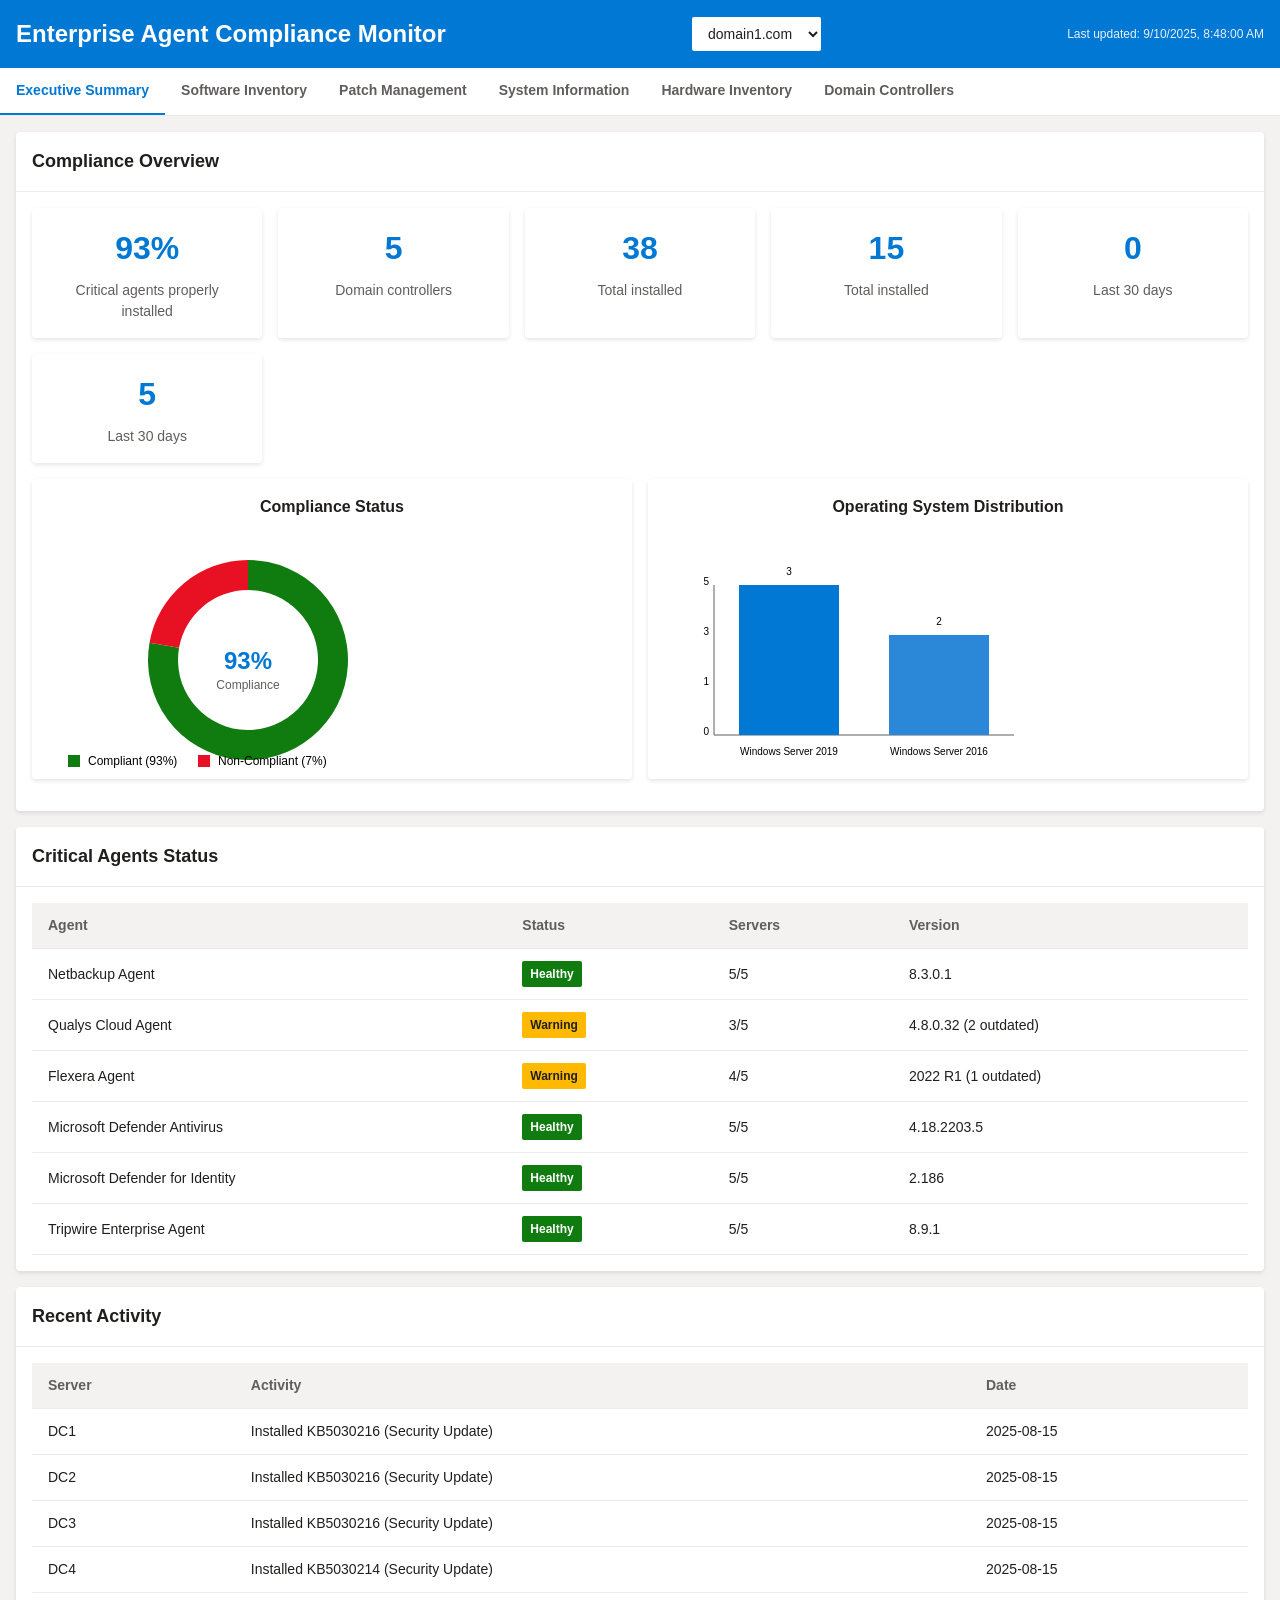
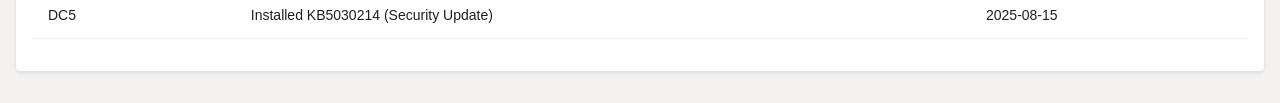
<file: Enterprise-Agent-Compliance-Dashboard-Demo-Final.html>
<!DOCTYPE html>
<html lang="en">
<head>
    <meta charset="UTF-8">
    <meta name="viewport" content="width=device-width, initial-scale=1.0">
    <title>Enterprise Agent Compliance Monitor</title>
    <style>
        /* Base styles */
        :root {
            --primary-color: #0078D4;
            --primary-dark: #106EBE;
            --primary-light: #DEECF9;
            --success-color: #107C10;
            --warning-color: #FFB900;
            --error-color: #E81123;
            --neutral-dark: #201F1E;
            --neutral: #605E5C;
            --neutral-light: #EDEBE9;
            --neutral-lighter: #F3F2F1;
            --white: #FFFFFF;
            --font-family: 'Segoe UI', -apple-system, BlinkMacSystemFont, 'Roboto', 'Helvetica Neue', sans-serif;
        }

        * {
            box-sizing: border-box;
            margin: 0;
            padding: 0;
        }

        body {
            font-family: var(--font-family);
            font-size: 14px;
            line-height: 1.5;
            color: var(--neutral-dark);
            background-color: var(--neutral-lighter);
            -webkit-font-smoothing: antialiased;
            -moz-osx-font-smoothing: grayscale;
        }

        /* Header */
        .header {
            background-color: var(--primary-color);
            color: var(--white);
            padding: 16px;
            display: flex;
            justify-content: space-between;
            align-items: center;
            box-shadow: 0 2px 4px rgba(0, 0, 0, 0.1);
        }

        .header h1 {
            font-size: 24px;
            font-weight: 600;
            margin: 0;
        }

        .domain-selector {
            display: flex;
            align-items: center;
        }

        .domain-selector select {
            padding: 8px 12px;
            border: none;
            border-radius: 2px;
            background-color: var(--white);
            color: var(--neutral-dark);
            font-family: var(--font-family);
            font-size: 14px;
            cursor: pointer;
            outline: none;
        }

        .last-updated {
            color: var(--white);
            font-size: 12px;
            opacity: 0.9;
        }

        /* Navigation */
        .nav {
            background-color: var(--white);
            border-bottom: 1px solid var(--neutral-light);
            display: flex;
            overflow-x: auto;
            white-space: nowrap;
        }

        .nav-tab {
            padding: 12px 16px;
            color: var(--neutral);
            font-weight: 600;
            cursor: pointer;
            border-bottom: 2px solid transparent;
            transition: all 0.2s ease;
        }

        .nav-tab:hover {
            color: var(--primary-color);
            background-color: var(--primary-light);
        }

        .nav-tab.active {
            color: var(--primary-color);
            border-bottom-color: var(--primary-color);
        }

        /* Content */
        .content {
            padding: 16px;
            max-width: 1600px;
            margin: 0 auto;
        }

        .content-section {
            display: none;
        }

        .content-section.active {
            display: block;
        }

        /* Cards */
        .card {
            background-color: var(--white);
            border-radius: 4px;
            box-shadow: 0 2px 4px rgba(0, 0, 0, 0.1);
            margin-bottom: 16px;
            overflow: hidden;
        }

        .card-header {
            padding: 16px;
            border-bottom: 1px solid var(--neutral-light);
            display: flex;
            justify-content: space-between;
            align-items: center;
        }

        .card-header h2 {
            font-size: 18px;
            font-weight: 600;
            margin: 0;
        }

        .card-body {
            padding: 16px;
        }

        .card-footer {
            padding: 12px 16px;
            border-top: 1px solid var(--neutral-light);
            background-color: var(--neutral-lighter);
            font-size: 12px;
            color: var(--neutral);
        }

        /* Metrics */
        .metrics {
            display: grid;
            grid-template-columns: repeat(auto-fit, minmax(200px, 1fr));
            gap: 16px;
            margin-bottom: 16px;
        }

        .metric {
            background-color: var(--white);
            border-radius: 4px;
            box-shadow: 0 2px 4px rgba(0, 0, 0, 0.1);
            padding: 16px;
            text-align: center;
        }

        .metric-value {
            font-size: 32px;
            font-weight: 700;
            color: var(--primary-color);
            margin-bottom: 8px;
        }

        .metric-label {
            font-size: 14px;
            color: var(--neutral);
        }

        /* Charts */
        .charts {
            display: grid;
            grid-template-columns: repeat(auto-fit, minmax(400px, 1fr));
            gap: 16px;
            margin-bottom: 16px;
        }

        .chart-container {
            background-color: var(--white);
            border-radius: 4px;
            box-shadow: 0 2px 4px rgba(0, 0, 0, 0.1);
            padding: 16px;
            height: 300px;
            position: relative;
        }

        .chart-title {
            font-size: 16px;
            font-weight: 600;
            margin-bottom: 16px;
            text-align: center;
        }

        /* Tables */
        .table-container {
            overflow-x: auto;
            margin-bottom: 16px;
        }

        .table-header {
            display: flex;
            justify-content: space-between;
            align-items: center;
            margin-bottom: 16px;
        }

        .table-title {
            font-size: 16px;
            font-weight: 600;
        }

        .table-actions {
            display: flex;
            gap: 8px;
        }

        .table-filter {
            display: flex;
            gap: 8px;
            flex-wrap: wrap;
        }

        .table-filter select,
        .table-filter input {
            padding: 8px 12px;
            border: 1px solid var(--neutral-light);
            border-radius: 2px;
            background-color: var(--white);
            color: var(--neutral-dark);
            font-family: var(--font-family);
            font-size: 14px;
            outline: none;
        }

        .table-filter input {
            min-width: 200px;
        }

        table {
            width: 100%;
            border-collapse: collapse;
        }

        th, td {
            padding: 12px 16px;
            text-align: left;
            border-bottom: 1px solid var(--neutral-light);
        }

        th {
            background-color: var(--neutral-lighter);
            font-weight: 600;
            color: var(--neutral);
            white-space: nowrap;
        }

        tr:hover {
            background-color: var(--primary-light);
        }

        /* Status indicators */
        .status {
            display: inline-block;
            padding: 4px 8px;
            border-radius: 2px;
            font-size: 12px;
            font-weight: 600;
        }

        .status-success {
            background-color: var(--success-color);
            color: var(--white);
        }

        .status-warning {
            background-color: var(--warning-color);
            color: var(--neutral-dark);
        }

        .status-error {
            background-color: var(--error-color);
            color: var(--white);
        }

        /* Loading */
        .loading {
            position: absolute;
            top: 0;
            left: 0;
            right: 0;
            bottom: 0;
            background-color: rgba(255, 255, 255, 0.8);
            display: flex;
            justify-content: center;
            align-items: center;
            z-index: 100;
        }

        .spinner {
            width: 40px;
            height: 40px;
            border: 4px solid var(--neutral-light);
            border-top: 4px solid var(--primary-color);
            border-radius: 50%;
            animation: spin 1s linear infinite;
        }

        @keyframes spin {
            0% { transform: rotate(0deg); }
            100% { transform: rotate(360deg); }
        }

        /* Responsive */
        @media (max-width: 768px) {
            .metrics {
                grid-template-columns: repeat(auto-fit, minmax(150px, 1fr));
            }
            
            .charts {
                grid-template-columns: 1fr;
            }
            
            .metric-value {
                font-size: 24px;
            }
            
            .metric-label {
                font-size: 12px;
            }
            
            .header {
                flex-direction: column;
                align-items: flex-start;
            }
            
            .domain-selector {
                margin-top: 12px;
            }
            
            .last-updated {
                margin-top: 8px;
            }
            
            .nav-tab {
                padding: 8px 12px;
                font-size: 12px;
            }
            
            .table-filter {
                flex-direction: column;
            }
        }

        /* Chart tooltip */
        .chart-tooltip {
            position: absolute;
            background-color: rgba(0, 0, 0, 0.8);
            color: var(--white);
            padding: 8px;
            border-radius: 4px;
            font-size: 12px;
            pointer-events: none;
            z-index: 1000;
        }

        /* Print styles */
        @media print {
            .header, .nav {
                position: static;
            }
            
            .content-section {
                display: block !important;
                page-break-after: always;
            }
            
            .card {
                break-inside: avoid;
            }
            
            .table-filter, .table-actions {
                display: none;
            }
        }
    </style>
</head>
<body>
    <!-- Header -->
    <header class="header">
        <h1>Enterprise Agent Compliance Monitor</h1>
        <div class="domain-selector">
            <select id="domainSelect">
                <option value="domain1.com">domain1.com</option>
                <option value="domain2.com">domain2.com</option>
            </select>
        </div>
        <div class="last-updated">
            Last updated: <span id="lastUpdated">9/10/2025, 8:48:00 AM</span>
        </div>
    </header>

    <!-- Navigation -->
    <nav class="nav">
        <div class="nav-tab active" data-tab="executiveSummary">Executive Summary</div>
        <div class="nav-tab" data-tab="softwareInventory">Software Inventory</div>
        <div class="nav-tab" data-tab="patchManagement">Patch Management</div>
        <div class="nav-tab" data-tab="systemInformation">System Information</div>
        <div class="nav-tab" data-tab="hardwareInventory">Hardware Inventory</div>
        <div class="nav-tab" data-tab="domainControllers">Domain Controllers</div>
    </nav>

    <!-- Content -->
    <main class="content">
        <!-- Executive Summary -->
        <section id="executiveSummary" class="content-section active">
            <div class="card">
                <div class="card-header">
                    <h2>Compliance Overview</h2>
                </div>
                <div class="card-body">
                    <div class="metrics">
                        <div class="metric">
                            <div class="metric-value" id="overallCompliance">93%</div>
                            <div class="metric-label">Critical agents properly installed</div>
                        </div>
                        <div class="metric">
                            <div class="metric-value" id="serversMonitored">5</div>
                            <div class="metric-label">Domain controllers</div>
                        </div>
                        <div class="metric">
                            <div class="metric-value" id="softwarePackages">38</div>
                            <div class="metric-label">Total installed</div>
                        </div>
                        <div class="metric">
                            <div class="metric-value" id="patchesInstalled">15</div>
                            <div class="metric-label">Total installed</div>
                        </div>
                        <div class="metric">
                            <div class="metric-value" id="recentInstalls">0</div>
                            <div class="metric-label">Last 30 days</div>
                        </div>
                        <div class="metric">
                            <div class="metric-value" id="recentPatches">5</div>
                            <div class="metric-label">Last 30 days</div>
                        </div>
                    </div>
                    
                    <div class="charts">
                        <div class="chart-container">
                            <div class="chart-title">Compliance Status</div>
                            <svg width="100%" height="250">
                                <!-- Donut chart -->
                                <g transform="translate(200, 125)">
                                    <!-- Green segment (93%) -->
                                    <path d="M 0 -100 A 100 100 0 1 1 -98.48 -17.36 L -68.93 -12.15 A 70 70 0 1 0 0 -70 Z" fill="#107C10" />
                                    <!-- Red segment (7%) -->
                                    <path d="M -98.48 -17.36 A 100 100 0 0 1 0 -100 L 0 -70 A 70 70 0 0 0 -68.93 -12.15 Z" fill="#E81123" />
                                    <!-- Center text -->
                                    <text x="0" y="0" text-anchor="middle" dominant-baseline="central" font-size="24" font-weight="bold" fill="#0078D4">93%</text>
                                    <text x="0" y="25" text-anchor="middle" dominant-baseline="central" font-size="12" fill="#605E5C">Compliance</text>
                                </g>
                                <!-- Legend -->
                                <g transform="translate(20, 220)">
                                    <rect width="12" height="12" fill="#107C10" />
                                    <text x="20" y="10" font-size="12">Compliant (93%)</text>
                                </g>
                                <g transform="translate(150, 220)">
                                    <rect width="12" height="12" fill="#E81123" />
                                    <text x="20" y="10" font-size="12">Non-Compliant (7%)</text>
                                </g>
                            </svg>
                        </div>
                        <div class="chart-container">
                            <div class="chart-title">Operating System Distribution</div>
                            <svg width="100%" height="250">
                                <!-- Axes -->
                                <line x1="50" y1="200" x2="350" y2="200" stroke="#605E5C" stroke-width="1" />
                                <line x1="50" y1="50" x2="50" y2="200" stroke="#605E5C" stroke-width="1" />
                                
                                <!-- Y-axis labels -->
                                <text x="45" y="50" text-anchor="end" font-size="10">5</text>
                                <text x="45" y="100" text-anchor="end" font-size="10">3</text>
                                <text x="45" y="150" text-anchor="end" font-size="10">1</text>
                                <text x="45" y="200" text-anchor="end" font-size="10">0</text>
                                
                                <!-- X-axis labels -->
                                <text x="125" y="220" text-anchor="middle" font-size="10">Windows Server 2019</text>
                                <text x="275" y="220" text-anchor="middle" font-size="10">Windows Server 2016</text>
                                
                                <!-- Bars -->
                                <rect x="75" y="50" width="100" height="150" fill="#0078D4" />
                                <rect x="225" y="100" width="100" height="100" fill="#2B88D8" />
                                
                                <!-- Values -->
                                <text x="125" y="40" text-anchor="middle" font-size="10">3</text>
                                <text x="275" y="90" text-anchor="middle" font-size="10">2</text>
                            </svg>
                        </div>
                    </div>
                </div>
            </div>

            <div class="card">
                <div class="card-header">
                    <h2>Critical Agents Status</h2>
                </div>
                <div class="card-body">
                    <table>
                        <thead>
                            <tr>
                                <th>Agent</th>
                                <th>Status</th>
                                <th>Servers</th>
                                <th>Version</th>
                            </tr>
                        </thead>
                        <tbody>
                            <tr>
                                <td>Netbackup Agent</td>
                                <td><span class="status status-success">Healthy</span></td>
                                <td>5/5</td>
                                <td>8.3.0.1</td>
                            </tr>
                            <tr>
                                <td>Qualys Cloud Agent</td>
                                <td><span class="status status-warning">Warning</span></td>
                                <td>3/5</td>
                                <td>4.8.0.32 (2 outdated)</td>
                            </tr>
                            <tr>
                                <td>Flexera Agent</td>
                                <td><span class="status status-warning">Warning</span></td>
                                <td>4/5</td>
                                <td>2022 R1 (1 outdated)</td>
                            </tr>
                            <tr>
                                <td>Microsoft Defender Antivirus</td>
                                <td><span class="status status-success">Healthy</span></td>
                                <td>5/5</td>
                                <td>4.18.2203.5</td>
                            </tr>
                            <tr>
                                <td>Microsoft Defender for Identity</td>
                                <td><span class="status status-success">Healthy</span></td>
                                <td>5/5</td>
                                <td>2.186</td>
                            </tr>
                            <tr>
                                <td>Tripwire Enterprise Agent</td>
                                <td><span class="status status-success">Healthy</span></td>
                                <td>5/5</td>
                                <td>8.9.1</td>
                            </tr>
                        </tbody>
                    </table>
                </div>
            </div>

            <div class="card">
                <div class="card-header">
                    <h2>Recent Activity</h2>
                </div>
                <div class="card-body">
                    <div class="table-container">
                        <table>
                            <thead>
                                <tr>
                                    <th>Server</th>
                                    <th>Activity</th>
                                    <th>Date</th>
                                </tr>
                            </thead>
                            <tbody>
                                <tr>
                                    <td>DC1</td>
                                    <td>Installed KB5030216 (Security Update)</td>
                                    <td>2025-08-15</td>
                                </tr>
                                <tr>
                                    <td>DC2</td>
                                    <td>Installed KB5030216 (Security Update)</td>
                                    <td>2025-08-15</td>
                                </tr>
                                <tr>
                                    <td>DC3</td>
                                    <td>Installed KB5030216 (Security Update)</td>
                                    <td>2025-08-15</td>
                                </tr>
                                <tr>
                                    <td>DC4</td>
                                    <td>Installed KB5030214 (Security Update)</td>
                                    <td>2025-08-15</td>
                                </tr>
                                <tr>
                                    <td>DC5</td>
                                    <td>Installed KB5030214 (Security Update)</td>
                                    <td>2025-08-15</td>
                                </tr>
                            </tbody>
                        </table>
                    </div>
                </div>
            </div>
        </section>

        <!-- Software Inventory -->
        <section id="softwareInventory" class="content-section">
            <div class="card">
                <div class="card-header">
                    <h2>Software Inventory</h2>
                </div>
                <div class="card-body">
                    <div class="table-header">
                        <div class="table-title">Software Packages</div>
                        <div class="table-filter">
                            <select id="softwareServerFilter">
                                <option value="">All Servers</option>
                                <option value="DC1">DC1</option>
                                <option value="DC2">DC2</option>
                                <option value="DC3">DC3</option>
                                <option value="DC4">DC4</option>
                                <option value="DC5">DC5</option>
                            </select>
                            <select id="softwarePublisherFilter">
                                <option value="">All Publishers</option>
                                <option value="Microsoft Corporation">Microsoft Corporation</option>
                                <option value="Veritas Technologies">Veritas Technologies</option>
                                <option value="Qualys Inc.">Qualys Inc.</option>
                                <option value="Flexera Software">Flexera Software</option>
                                <option value="Tripwire Inc.">Tripwire Inc.</option>
                            </select>
                            <select id="softwareCriticalFilter">
                                <option value="">All Software</option>
                                <option value="critical">Critical Agents Only</option>
                            </select>
                            <input type="text" id="softwareSearch" placeholder="Search software...">
                        </div>
                    </div>
                    <div class="table-container">
                        <table>
                            <thead>
                                <tr>
                                    <th>Server</th>
                                    <th>Software Name</th>
                                    <th>Version</th>
                                    <th>Publisher</th>
                                    <th>Install Date</th>
                                    <th>Status</th>
                                </tr>
                            </thead>
                            <tbody>
                                <tr>
                                    <td>DC1</td>
                                    <td>Netbackup Agent</td>
                                    <td>8.3.0.1</td>
                                    <td>Veritas Technologies</td>
                                    <td>2024-11-15</td>
                                    <td><span class="status status-success">Critical</span></td>
                                </tr>
                                <tr>
                                    <td>DC1</td>
                                    <td>Qualys Cloud Agent</td>
                                    <td>4.8.0.32</td>
                                    <td>Qualys Inc.</td>
                                    <td>2025-01-20</td>
                                    <td><span class="status status-success">Critical</span></td>
                                </tr>
                                <tr>
                                    <td>DC1</td>
                                    <td>Flexera Agent</td>
                                    <td>2022 R1</td>
                                    <td>Flexera Software</td>
                                    <td>2024-12-05</td>
                                    <td><span class="status status-success">Critical</span></td>
                                </tr>
                                <tr>
                                    <td>DC1</td>
                                    <td>Microsoft Defender Antivirus</td>
                                    <td>4.18.2203.5</td>
                                    <td>Microsoft Corporation</td>
                                    <td>2025-02-10</td>
                                    <td><span class="status status-success">Critical</span></td>
                                </tr>
                                <tr>
                                    <td>DC1</td>
                                    <td>Microsoft Defender for Identity</td>
                                    <td>2.186</td>
                                    <td>Microsoft Corporation</td>
                                    <td>2025-03-15</td>
                                    <td><span class="status status-success">Critical</span></td>
                                </tr>
                                <tr>
                                    <td>DC1</td>
                                    <td>Tripwire Enterprise Agent</td>
                                    <td>8.9.1</td>
                                    <td>Tripwire Inc.</td>
                                    <td>2025-01-30</td>
                                    <td><span class="status status-success">Critical</span></td>
                                </tr>
                                <tr>
                                    <td>DC4</td>
                                    <td>Qualys Cloud Agent</td>
                                    <td>4.7.1.28</td>
                                    <td>Qualys Inc.</td>
                                    <td>2024-09-22</td>
                                    <td><span class="status status-warning">Warning</span></td>
                                </tr>
                                <tr>
                                    <td>DC5</td>
                                    <td>Flexera Agent</td>
                                    <td>2021 R2</td>
                                    <td>Flexera Software</td>
                                    <td>2024-08-09</td>
                                    <td><span class="status status-warning">Warning</span></td>
                                </tr>
                            </tbody>
                        </table>
                    </div>
                </div>
            </div>
        </section>

        <!-- Patch Management -->
        <section id="patchManagement" class="content-section">
            <div class="card">
                <div class="card-header">
                    <h2>Patch Inventory</h2>
                </div>
                <div class="card-body">
                    <div class="table-header">
                        <div class="table-title">Patches and Updates</div>
                        <div class="table-filter">
                            <select id="patchServerFilter">
                                <option value="">All Servers</option>
                                <option value="DC1">DC1</option>
                                <option value="DC2">DC2</option>
                                <option value="DC3">DC3</option>
                                <option value="DC4">DC4</option>
                                <option value="DC5">DC5</option>
                            </select>
                            <select id="patchTypeFilter">
                                <option value="">All Patch Types</option>
                                <option value="Security Update">Security Update</option>
                                <option value="Feature Update">Feature Update</option>
                            </select>
                            <input type="text" id="patchSearch" placeholder="Search patches...">
                        </div>
                    </div>
                    <div class="table-container">
                        <table>
                            <thead>
                                <tr>
                                    <th>Server</th>
                                    <th>Patch ID</th>
                                    <th>Description</th>
                                    <th>Type</th>
                                    <th>Install Date</th>
                                    <th>Installed By</th>
                                </tr>
                            </thead>
                            <tbody>
                                <tr>
                                    <td>DC1</td>
                                    <td>KB5030216</td>
                                    <td>2025-08 Cumulative Update for Windows Server 2019</td>
                                    <td>Security Update</td>
                                    <td>2025-08-15</td>
                                    <td>SYSTEM</td>
                                </tr>
                                <tr>
                                    <td>DC2</td>
                                    <td>KB5030216</td>
                                    <td>2025-08 Cumulative Update for Windows Server 2019</td>
                                    <td>Security Update</td>
                                    <td>2025-08-15</td>
                                    <td>SYSTEM</td>
                                </tr>
                                <tr>
                                    <td>DC3</td>
                                    <td>KB5030216</td>
                                    <td>2025-08 Cumulative Update for Windows Server 2019</td>
                                    <td>Security Update</td>
                                    <td>2025-08-15</td>
                                    <td>SYSTEM</td>
                                </tr>
                                <tr>
                                    <td>DC4</td>
                                    <td>KB5030214</td>
                                    <td>2025-08 Cumulative Update for Windows Server 2016</td>
                                    <td>Security Update</td>
                                    <td>2025-08-15</td>
                                    <td>SYSTEM</td>
                                </tr>
                                <tr>
                                    <td>DC5</td>
                                    <td>KB5030214</td>
                                    <td>2025-08 Cumulative Update for Windows Server 2016</td>
                                    <td>Security Update</td>
                                    <td>2025-08-15</td>
                                    <td>SYSTEM</td>
                                </tr>
                            </tbody>
                        </table>
                    </div>
                </div>
            </div>
        </section>

        <!-- System Information -->
        <section id="systemInformation" class="content-section">
            <div class="card">
                <div class="card-header">
                    <h2>Operating System Information</h2>
                </div>
                <div class="card-body">
                    <div class="charts">
                        <div class="chart-container">
                            <div class="chart-title">Memory Usage by Server</div>
                            <svg width="100%" height="250">
                                <!-- Axes -->
                                <line x1="50" y1="200" x2="350" y2="200" stroke="#605E5C" stroke-width="1" />
                                <line x1="50" y1="50" x2="50" y2="200" stroke="#605E5C" stroke-width="1" />
                                
                                <!-- Y-axis labels -->
                                <text x="45" y="50" text-anchor="end" font-size="10">32</text>
                                <text x="45" y="100" text-anchor="end" font-size="10">24</text>
                                <text x="45" y="150" text-anchor="end" font-size="10">16</text>
                                <text x="45" y="200" text-anchor="end" font-size="10">0</text>
                                
                                <!-- X-axis labels -->
                                <text x="70" y="220" text-anchor="middle" font-size="10">DC1</text>
                                <text x="130" y="220" text-anchor="middle" font-size="10">DC2</text>
                                <text x="190" y="220" text-anchor="middle" font-size="10">DC3</text>
                                <text x="250" y="220" text-anchor="middle" font-size="10">DC4</text>
                                <text x="310" y="220" text-anchor="middle" font-size="10">DC5</text>
                                
                                <!-- Bars -->
                                <rect x="60" y="50" width="20" height="150" fill="#0078D4" />
                                <rect x="120" y="50" width="20" height="150" fill="#0078D4" />
                                <rect x="180" y="150" width="20" height="50" fill="#0078D4" />
                                <rect x="240" y="150" width="20" height="50" fill="#0078D4" />
                                <rect x="300" y="150" width="20" height="50" fill="#0078D4" />
                                
                                <!-- Values -->
                                <text x="70" y="40" text-anchor="middle" font-size="10">32</text>
                                <text x="130" y="40" text-anchor="middle" font-size="10">32</text>
                                <text x="190" y="140" text-anchor="middle" font-size="10">16</text>
                                <text x="250" y="140" text-anchor="middle" font-size="10">16</text>
                                <text x="310" y="140" text-anchor="middle" font-size="10">16</text>
                            </svg>
                        </div>
                    </div>
                    
                    <div class="table-header">
                        <div class="table-title">System Details</div>
                        <div class="table-filter">
                            <select id="systemServerFilter">
                                <option value="">All Servers</option>
                                <option value="DC1">DC1</option>
                                <option value="DC2">DC2</option>
                                <option value="DC3">DC3</option>
                                <option value="DC4">DC4</option>
                                <option value="DC5">DC5</option>
                            </select>
                            <input type="text" id="systemSearch" placeholder="Search systems...">
                        </div>
                    </div>
                    <div class="table-container">
                        <table>
                            <thead>
                                <tr>
                                    <th>Server</th>
                                    <th>OS Name</th>
                                    <th>OS Version</th>
                                    <th>Memory (GB)</th>
                                    <th>Uptime</th>
                                    <th>Last Boot</th>
                                </tr>
                            </thead>
                            <tbody>
                                <tr>
                                    <td>DC1</td>
                                    <td>Windows Server 2019 Standard</td>
                                    <td>10.0.17763.4851</td>
                                    <td>32</td>
                                    <td>15 days, 7 hours</td>
                                    <td>2025-08-26 01:48:22</td>
                                </tr>
                                <tr>
                                    <td>DC2</td>
                                    <td>Windows Server 2019 Standard</td>
                                    <td>10.0.17763.4851</td>
                                    <td>32</td>
                                    <td>15 days, 7 hours</td>
                                    <td>2025-08-26 01:50:15</td>
                                </tr>
                                <tr>
                                    <td>DC3</td>
                                    <td>Windows Server 2019 Standard</td>
                                    <td>10.0.17763.4851</td>
                                    <td>16</td>
                                    <td>15 days, 6 hours</td>
                                    <td>2025-08-26 02:12:44</td>
                                </tr>
                                <tr>
                                    <td>DC4</td>
                                    <td>Windows Server 2016 Standard</td>
                                    <td>10.0.14393.5850</td>
                                    <td>16</td>
                                    <td>15 days, 6 hours</td>
                                    <td>2025-08-26 02:30:18</td>
                                </tr>
                                <tr>
                                    <td>DC5</td>
                                    <td>Windows Server 2016 Standard</td>
                                    <td>10.0.14393.5850</td>
                                    <td>16</td>
                                    <td>15 days, 5 hours</td>
                                    <td>2025-08-26 03:15:52</td>
                                </tr>
                            </tbody>
                        </table>
                    </div>
                </div>
            </div>
        </section>

        <!-- Hardware Inventory -->
        <section id="hardwareInventory" class="content-section">
            <div class="card">
                <div class="card-header">
                    <h2>Hardware Information</h2>
                </div>
                <div class="card-body">
                    <div class="charts">
                        <div class="chart-container">
                            <div class="chart-title">Hardware Manufacturers</div>
                            <svg width="100%" height="250">
                                <!-- Donut chart -->
                                <g transform="translate(200, 125)">
                                    <!-- Dell segment (60%) -->
                                    <path d="M 0 -100 A 100 100 0 0 1 86.6 -50 L 60.62 -35 A 70 70 0 0 0 0 -70 Z" fill="#0078D4" />
                                    <!-- HP segment (40%) -->
                                    <path d="M 86.6 -50 A 100 100 0 0 1 0 100 L 0 70 A 70 70 0 0 0 60.62 -35 Z" fill="#2B88D8" />
                                    <path d="M 0 100 A 100 100 0 0 1 -100 0 L -70 0 A 70 70 0 0 0 0 70 Z" fill="#2B88D8" />
                                    <path d="M -100 0 A 100 100 0 0 1 0 -100 L 0 -70 A 70 70 0 0 0 -70 0 Z" fill="#2B88D8" />
                                </g>
                                <!-- Legend -->
                                <g transform="translate(20, 220)">
                                    <rect width="12" height="12" fill="#0078D4" />
                                    <text x="20" y="10" font-size="12">Dell Inc. (60%)</text>
                                </g>
                                <g transform="translate(150, 220)">
                                    <rect width="12" height="12" fill="#2B88D8" />
                                    <text x="20" y="10" font-size="12">HP (40%)</text>
                                </g>
                            </svg>
                        </div>
                        <div class="chart-container">
                            <div class="chart-title">Processor Types</div>
                            <svg width="100%" height="250">
                                <!-- Axes -->
                                <line x1="50" y1="200" x2="350" y2="200" stroke="#605E5C" stroke-width="1" />
                                <line x1="50" y1="50" x2="50" y2="200" stroke="#605E5C" stroke-width="1" />
                                
                                <!-- Y-axis labels -->
                                <text x="45" y="50" text-anchor="end" font-size="10">3</text>
                                <text x="45" y="125" text-anchor="end" font-size="10">2</text>
                                <text x="45" y="200" text-anchor="end" font-size="10">0</text>
                                
                                <!-- X-axis labels -->
                                <text x="125" y="220" text-anchor="middle" font-size="10" transform="rotate(15, 125, 220)">Intel Xeon Gold 6248</text>
                                <text x="275" y="220" text-anchor="middle" font-size="10" transform="rotate(15, 275, 220)">Intel Xeon Silver 4110</text>
                                
                                <!-- Bars -->
                                <rect x="75" y="50" width="100" height="150" fill="#0078D4" />
                                <rect x="225" y="125" width="100" height="75" fill="#2B88D8" />
                                
                                <!-- Values -->
                                <text x="125" y="40" text-anchor="middle" font-size="10">3</text>
                                <text x="275" y="115" text-anchor="middle" font-size="10">2</text>
                            </svg>
                        </div>
                    </div>
                    
                    <div class="table-header">
                        <div class="table-title">Hardware Details</div>
                        <div class="table-filter">
                            <select id="hardwareServerFilter">
                                <option value="">All Servers</option>
                                <option value="DC1">DC1</option>
                                <option value="DC2">DC2</option>
                                <option value="DC3">DC3</option>
                                <option value="DC4">DC4</option>
                                <option value="DC5">DC5</option>
                            </select>
                            <select id="hardwareManufacturerFilter">
                                <option value="">All Manufacturers</option>
                                <option value="Dell Inc.">Dell Inc.</option>
                                <option value="HP">HP</option>
                            </select>
                            <input type="text" id="hardwareSearch" placeholder="Search hardware...">
                        </div>
                    </div>
                    <div class="table-container">
                        <table>
                            <thead>
                                <tr>
                                    <th>Server</th>
                                    <th>Manufacturer</th>
                                    <th>Model</th>
                                    <th>Processor</th>
                                    <th>Cores</th>
                                    <th>Memory</th>
                                    <th>Disks</th>
                                </tr>
                            </thead>
                            <tbody>
                                <tr>
                                    <td>DC1</td>
                                    <td>Dell Inc.</td>
                                    <td>PowerEdge R740</td>
                                    <td>Intel Xeon Gold 6248 @ 2.50GHz</td>
                                    <td>20</td>
                                    <td>32 GB DDR4</td>
                                    <td>C: 500GB (65%), D: 1TB (45%)</td>
                                </tr>
                                <tr>
                                    <td>DC2</td>
                                    <td>Dell Inc.</td>
                                    <td>PowerEdge R740</td>
                                    <td>Intel Xeon Gold 6248 @ 2.50GHz</td>
                                    <td>20</td>
                                    <td>32 GB DDR4</td>
                                    <td>C: 500GB (62%), D: 1TB (48%)</td>
                                </tr>
                                <tr>
                                    <td>DC3</td>
                                    <td>Dell Inc.</td>
                                    <td>PowerEdge R640</td>
                                    <td>Intel Xeon Silver 4210 @ 2.20GHz</td>
                                    <td>10</td>
                                    <td>16 GB DDR4</td>
                                    <td>C: 300GB (58%), D: 500GB (37%)</td>
                                </tr>
                                <tr>
                                    <td>DC4</td>
                                    <td>HP</td>
                                    <td>ProLiant DL360 Gen10</td>
                                    <td>Intel Xeon Silver 4110 @ 2.10GHz</td>
                                    <td>8</td>
                                    <td>16 GB DDR4</td>
                                    <td>C: 300GB (61%), D: 500GB (42%)</td>
                                </tr>
                                <tr>
                                    <td>DC5</td>
                                    <td>HP</td>
                                    <td>ProLiant DL360 Gen10</td>
                                    <td>Intel Xeon Silver 4110 @ 2.10GHz</td>
                                    <td>8</td>
                                    <td>16 GB DDR4</td>
                                    <td>C: 300GB (59%), D: 500GB (40%)</td>
                                </tr>
                            </tbody>
                        </table>
                    </div>
                </div>
            </div>
        </section>

        <!-- Domain Controllers -->
        <section id="domainControllers" class="content-section">
            <div class="card">
                <div class="card-header">
                    <h2>Domain Controllers</h2>
                </div>
                <div class="card-body">
                    <div class="table-header">
                        <div class="table-title">Domain Controller Details</div>
                        <div class="table-filter">
                            <select id="dcSiteFilter">
                                <option value="">All Sites</option>
                                <option value="HQ-London">HQ-London</option>
                                <option value="DR-Manchester">DR-Manchester</option>
                                <option value="Branch-Glasgow">Branch-Glasgow</option>
                                <option value="Branch-Cardiff">Branch-Cardiff</option>
                            </select>
                            <select id="dcRoleFilter">
                                <option value="">All Roles</option>
                                <option value="gc">Global Catalog</option>
                                <option value="rodc">Read-Only DC</option>
                            </select>
                            <input type="text" id="dcSearch" placeholder="Search domain controllers...">
                        </div>
                    </div>
                    <div class="table-container">
                        <table>
                            <thead>
                                <tr>
                                    <th>Server Name</th>
                                    <th>FQDN</th>
                                    <th>IP Address</th>
                                    <th>Site</th>
                                    <th>OS</th>
                                    <th>Roles</th>
                                    <th>Status</th>
                                </tr>
                            </thead>
                            <tbody>
                                <tr>
                                    <td>DC1</td>
                                    <td>dc1.domain1.com</td>
                                    <td>10.1.1.10</td>
                                    <td>HQ-London</td>
                                    <td>Windows Server 2019</td>
                                    <td>PDC, GC</td>
                                    <td><span class="status status-success">Online</span></td>
                                </tr>
                                <tr>
                                    <td>DC2</td>
                                    <td>dc2.domain1.com</td>
                                    <td>10.1.1.11</td>
                                    <td>HQ-London</td>
                                    <td>Windows Server 2019</td>
                                    <td>GC</td>
                                    <td><span class="status status-success">Online</span></td>
                                </tr>
                                <tr>
                                    <td>DC3</td>
                                    <td>dc3.domain1.com</td>
                                    <td>10.1.2.10</td>
                                    <td>DR-Manchester</td>
                                    <td>Windows Server 2019</td>
                                    <td>GC</td>
                                    <td><span class="status status-success">Online</span></td>
                                </tr>
                                <tr>
                                    <td>DC4</td>
                                    <td>dc4.domain1.com</td>
                                    <td>10.1.3.10</td>
                                    <td>Branch-Glasgow</td>
                                    <td>Windows Server 2016</td>
                                    <td>RODC</td>
                                    <td><span class="status status-success">Online</span></td>
                                </tr>
                                <tr>
                                    <td>DC5</td>
                                    <td>dc5.domain1.com</td>
                                    <td>10.1.4.10</td>
                                    <td>Branch-Cardiff</td>
                                    <td>Windows Server 2016</td>
                                    <td>RODC</td>
                                    <td><span class="status status-success">Online</span></td>
                                </tr>
                            </tbody>
                        </table>
                    </div>
                </div>
            </div>
        </section>
    </main>

    <script>
        // Tab navigation
        document.addEventListener('DOMContentLoaded', function() {
            const navTabs = document.querySelectorAll('.nav-tab');
            const contentSections = document.querySelectorAll('.content-section');
            
            navTabs.forEach(tab => {
                tab.addEventListener('click', () => {
                    const tabId = tab.getAttribute('data-tab');
                    
                    // Update active tab
                    navTabs.forEach(t => t.classList.remove('active'));
                    tab.classList.add('active');
                    
                    // Update active content section
                    contentSections.forEach(section => {
                        section.classList.remove('active');
                        if (section.id === tabId) {
                            section.classList.add('active');
                        }
                    });
                });
            });
            
            // Domain selection change
            const domainSelect = document.getElementById('domainSelect');
            if (domainSelect) {
                domainSelect.addEventListener('change', () => {
                    const selectedDomain = domainSelect.value;
                    // In a real implementation, this would load data for the selected domain
                    // For this demo, we'll just update the last updated text
                    document.getElementById('lastUpdated').textContent = 
                        selectedDomain === 'domain1.com' ? '9/10/2025, 8:48:00 AM' : '9/10/2025, 8:30:00 AM';
                });
            }
            
            // Set up filter event listeners
            setupFilterEventListeners();
        });
        
        // Set up filter event listeners
        function setupFilterEventListeners() {
            // Software filters
            const softwareServerFilter = document.getElementById('softwareServerFilter');
            const softwarePublisherFilter = document.getElementById('softwarePublisherFilter');
            const softwareCriticalFilter = document.getElementById('softwareCriticalFilter');
            const softwareSearch = document.getElementById('softwareSearch');
            
            if (softwareServerFilter) {
                softwareServerFilter.addEventListener('change', filterTable);
            }
            
            if (softwarePublisherFilter) {
                softwarePublisherFilter.addEventListener('change', filterTable);
            }
            
            if (softwareCriticalFilter) {
                softwareCriticalFilter.addEventListener('change', filterTable);
            }
            
            if (softwareSearch) {
                softwareSearch.addEventListener('input', filterTable);
            }
            
            // Other filters
            const filterInputs = document.querySelectorAll('.table-filter select, .table-filter input');
            filterInputs.forEach(input => {
                input.addEventListener('change', filterTable);
                input.addEventListener('input', filterTable);
            });
        }
        
        // Generic table filter function
        function filterTable(event) {
            const filterElement = event.target;
            const tableContainer = filterElement.closest('.card-body');
            const table = tableContainer.querySelector('table');
            const rows = table.querySelectorAll('tbody tr');
            
            const filterValue = filterElement.value.toLowerCase();
            
            rows.forEach(row => {
                const text = row.textContent.toLowerCase();
                const shouldShow = text.includes(filterValue) || filterValue === '';
                
                row.style.display = shouldShow ? '' : 'none';
            });
        }
    </script>
</body>
</html>
</file>
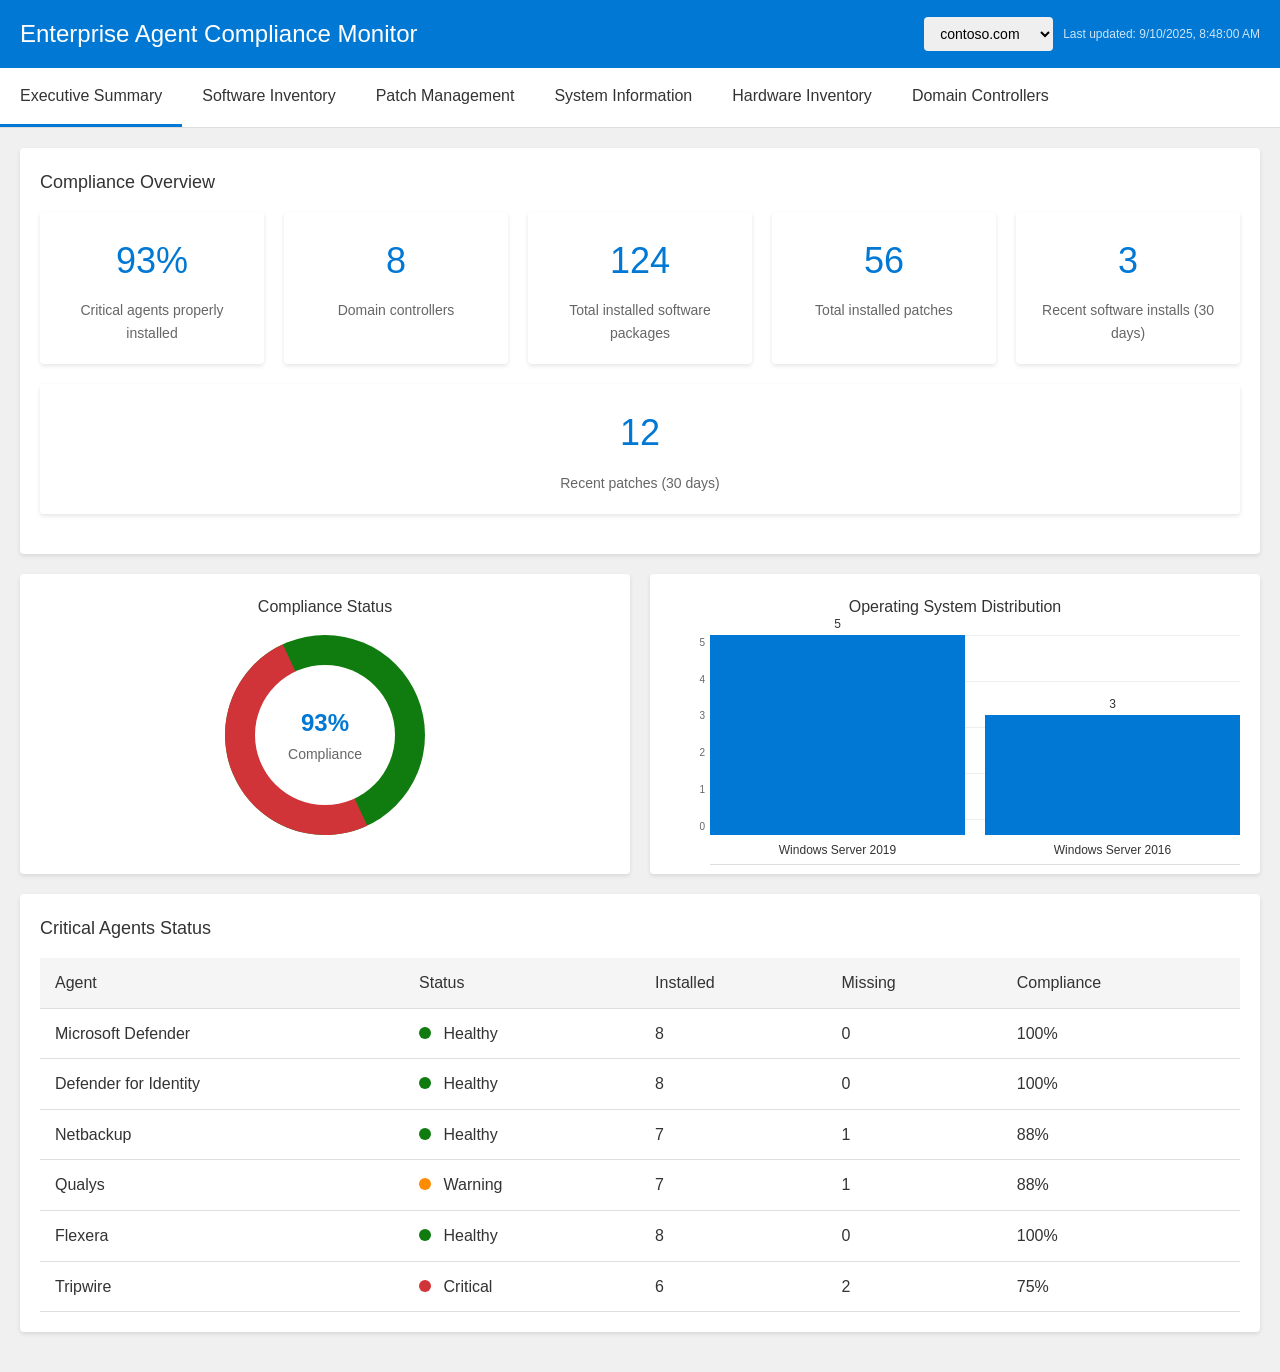
<file: Enterprise-Agent-Compliance-Dashboard-Sample.html>
<!DOCTYPE html>
<html lang="en">
<head>
    <meta charset="UTF-8">
    <meta name="viewport" content="width=device-width, initial-scale=1.0">
    <title>Enterprise Agent Compliance Monitor</title>
    <style>
        /* Reset and Base Styles */
        * {
            margin: 0;
            padding: 0;
            box-sizing: border-box;
            font-family: 'Segoe UI', Tahoma, Geneva, Verdana, sans-serif;
        }
        
        body {
            background-color: #f0f0f0;
            color: #333;
            line-height: 1.6;
        }
        
        /* Header Styles */
        .header {
            background-color: #0078d4;
            color: white;
            padding: 15px 20px;
            display: flex;
            justify-content: space-between;
            align-items: center;
        }
        
        .header h1 {
            font-size: 24px;
            font-weight: 500;
        }
        
        .domain-selector {
            display: flex;
            align-items: center;
        }
        
        .domain-selector select {
            padding: 8px 12px;
            border-radius: 4px;
            border: none;
            margin-right: 10px;
            font-size: 14px;
        }
        
        .last-updated {
            font-size: 12px;
            color: rgba(255, 255, 255, 0.8);
        }
        
        /* Navigation Styles */
        .nav {
            background-color: white;
            border-bottom: 1px solid #ddd;
        }
        
        .nav ul {
            display: flex;
            list-style: none;
        }
        
        .nav li {
            padding: 15px 20px;
            cursor: pointer;
            border-bottom: 3px solid transparent;
            transition: all 0.3s ease;
        }
        
        .nav li.active {
            border-bottom: 3px solid #0078d4;
            font-weight: 500;
        }
        
        .nav li:hover:not(.active) {
            background-color: #f5f5f5;
        }
        
        /* Content Styles */
        .content {
            padding: 20px;
        }
        
        .tab-content {
            display: none;
        }
        
        .tab-content.active {
            display: block;
        }
        
        .card {
            background-color: white;
            border-radius: 4px;
            box-shadow: 0 2px 4px rgba(0, 0, 0, 0.1);
            padding: 20px;
            margin-bottom: 20px;
        }
        
        .card h2 {
            font-size: 18px;
            margin-bottom: 15px;
            color: #333;
            font-weight: 500;
        }
        
        /* Metrics Styles */
        .metrics {
            display: flex;
            flex-wrap: wrap;
            gap: 20px;
            margin-bottom: 20px;
        }
        
        .metric-card {
            background-color: white;
            border-radius: 4px;
            box-shadow: 0 2px 4px rgba(0, 0, 0, 0.1);
            padding: 20px;
            flex: 1;
            min-width: 200px;
            text-align: center;
        }
        
        .metric-value {
            font-size: 36px;
            font-weight: 500;
            color: #0078d4;
            margin-bottom: 10px;
        }
        
        .metric-label {
            font-size: 14px;
            color: #666;
        }
        
        /* Chart Styles */
        .charts {
            display: flex;
            flex-wrap: wrap;
            gap: 20px;
            margin-bottom: 20px;
        }
        
        .chart-container {
            background-color: white;
            border-radius: 4px;
            box-shadow: 0 2px 4px rgba(0, 0, 0, 0.1);
            padding: 20px;
            flex: 1;
            min-width: 300px;
            height: 300px;
            position: relative;
        }
        
        .chart-container h3 {
            font-size: 16px;
            margin-bottom: 15px;
            color: #333;
            font-weight: 500;
            text-align: center;
        }
        
        .chart-canvas {
            width: 100%;
            height: 230px;
        }
        
        /* Table Styles */
        .table-container {
            overflow-x: auto;
        }
        
        table {
            width: 100%;
            border-collapse: collapse;
        }
        
        th, td {
            padding: 12px 15px;
            text-align: left;
            border-bottom: 1px solid #ddd;
        }
        
        th {
            background-color: #f5f5f5;
            font-weight: 500;
        }
        
        tr:hover {
            background-color: #f9f9f9;
        }
        
        /* Status Indicators */
        .status {
            display: inline-block;
            width: 12px;
            height: 12px;
            border-radius: 50%;
            margin-right: 8px;
        }
        
        .status-healthy {
            background-color: #107c10;
        }
        
        .status-warning {
            background-color: #ff8c00;
        }
        
        .status-critical {
            background-color: #d13438;
        }
        
        /* Search and Filter */
        .filter-container {
            margin-bottom: 20px;
            display: flex;
            gap: 10px;
        }
        
        .filter-container input {
            padding: 8px 12px;
            border-radius: 4px;
            border: 1px solid #ddd;
            flex: 1;
        }
        
        .filter-container select {
            padding: 8px 12px;
            border-radius: 4px;
            border: 1px solid #ddd;
        }
        
        /* Responsive Styles */
        @media (max-width: 768px) {
            .metrics, .charts {
                flex-direction: column;
            }
            
            .nav ul {
                flex-wrap: wrap;
            }
            
            .nav li {
                flex: 1;
                text-align: center;
                padding: 10px;
            }
            
            .header {
                flex-direction: column;
                gap: 10px;
            }
            
            .domain-selector {
                width: 100%;
                justify-content: space-between;
            }
        }
        
        /* Donut Chart Styles */
        .donut-chart {
            position: relative;
            width: 200px;
            height: 200px;
            margin: 0 auto;
        }
        
        .donut-segment {
            position: absolute;
            width: 100%;
            height: 100%;
            clip: rect(0, 200px, 200px, 100px);
            border-radius: 50%;
        }
        
        .donut-hole {
            position: absolute;
            width: 70%;
            height: 70%;
            background-color: white;
            border-radius: 50%;
            top: 15%;
            left: 15%;
            display: flex;
            align-items: center;
            justify-content: center;
            flex-direction: column;
        }
        
        .donut-percent {
            font-size: 24px;
            font-weight: bold;
            color: #0078d4;
        }
        
        .donut-label {
            font-size: 14px;
            color: #666;
        }
        
        /* Bar Chart Styles */
        .bar-chart {
            display: flex;
            flex-direction: column;
            height: 230px;
            position: relative;
        }
        
        .bar-container {
            display: flex;
            flex: 1;
            align-items: flex-end;
            gap: 20px;
            padding-bottom: 30px;
            padding-left: 40px;
            position: relative;
        }
        
        .bar {
            flex: 1;
            background-color: #0078d4;
            min-width: 30px;
            position: relative;
            transition: height 0.5s ease;
        }
        
        .bar-label {
            position: absolute;
            bottom: -25px;
            left: 0;
            width: 100%;
            text-align: center;
            font-size: 12px;
        }
        
        .bar-value {
            position: absolute;
            top: -20px;
            left: 0;
            width: 100%;
            text-align: center;
            font-size: 12px;
        }
        
        .y-axis {
            position: absolute;
            left: 0;
            top: 0;
            bottom: 30px;
            width: 40px;
            display: flex;
            flex-direction: column;
            justify-content: space-between;
            align-items: flex-end;
            padding-right: 5px;
        }
        
        .y-axis-label {
            font-size: 10px;
            color: #666;
        }
        
        .x-axis {
            position: absolute;
            left: 40px;
            right: 0;
            bottom: 0;
            height: 1px;
            background-color: #ddd;
        }
        
        .y-axis-line {
            position: absolute;
            left: 40px;
            right: 0;
            height: 1px;
            background-color: #eee;
        }
        
        /* Loading Spinner */
        .loading-spinner {
            border: 4px solid rgba(0, 0, 0, 0.1);
            border-left: 4px solid #0078d4;
            border-radius: 50%;
            width: 30px;
            height: 30px;
            animation: spin 1s linear infinite;
            margin: 0 auto;
        }
        
        @keyframes spin {
            0% { transform: rotate(0deg); }
            100% { transform: rotate(360deg); }
        }
    </style>
</head>
<body>
    <div class="header">
        <h1>Enterprise Agent Compliance Monitor</h1>
        <div class="domain-selector">
            <select id="domainSelector">
                <option value="contoso.com">contoso.com</option>
                <option value="fabrikam.com">fabrikam.com</option>
                <option value="adatum.com">adatum.com</option>
            </select>
            <div class="last-updated">Last updated: 9/10/2025, 8:48:00 AM</div>
        </div>
    </div>
    
    <div class="nav">
        <ul>
            <li class="active" data-tab="executive-summary">Executive Summary</li>
            <li data-tab="software-inventory">Software Inventory</li>
            <li data-tab="patch-management">Patch Management</li>
            <li data-tab="system-information">System Information</li>
            <li data-tab="hardware-inventory">Hardware Inventory</li>
            <li data-tab="domain-controllers">Domain Controllers</li>
        </ul>
    </div>
    
    <div class="content">
        <!-- Executive Summary Tab -->
        <div id="executive-summary" class="tab-content active">
            <div class="card">
                <h2>Compliance Overview</h2>
                <div class="metrics">
                    <div class="metric-card">
                        <div class="metric-value">93%</div>
                        <div class="metric-label">Critical agents properly installed</div>
                    </div>
                    <div class="metric-card">
                        <div class="metric-value">8</div>
                        <div class="metric-label">Domain controllers</div>
                    </div>
                    <div class="metric-card">
                        <div class="metric-value">124</div>
                        <div class="metric-label">Total installed software packages</div>
                    </div>
                    <div class="metric-card">
                        <div class="metric-value">56</div>
                        <div class="metric-label">Total installed patches</div>
                    </div>
                    <div class="metric-card">
                        <div class="metric-value">3</div>
                        <div class="metric-label">Recent software installs (30 days)</div>
                    </div>
                    <div class="metric-card">
                        <div class="metric-value">12</div>
                        <div class="metric-label">Recent patches (30 days)</div>
                    </div>
                </div>
            </div>
            
            <div class="charts">
                <div class="chart-container">
                    <h3>Compliance Status</h3>
                    <div class="donut-chart">
                        <div class="donut-segment" style="transform: rotate(0deg); background-color: #107c10; clip: rect(0, 100px, 200px, 0);"></div>
                        <div class="donut-segment" style="transform: rotate(180deg); background-color: #107c10; clip: rect(0, 100px, 200px, 0);"></div>
                        <div class="donut-segment" style="transform: rotate(335deg); background-color: #d13438; clip: rect(0, 100px, 200px, 0);"></div>
                        <div class="donut-hole">
                            <div class="donut-percent">93%</div>
                            <div class="donut-label">Compliance</div>
                        </div>
                    </div>
                </div>
                
                <div class="chart-container">
                    <h3>Operating System Distribution</h3>
                    <div class="bar-chart">
                        <div class="y-axis">
                            <div class="y-axis-label">5</div>
                            <div class="y-axis-label">4</div>
                            <div class="y-axis-label">3</div>
                            <div class="y-axis-label">2</div>
                            <div class="y-axis-label">1</div>
                            <div class="y-axis-label">0</div>
                        </div>
                        <div class="y-axis-line" style="top: 0%"></div>
                        <div class="y-axis-line" style="top: 20%"></div>
                        <div class="y-axis-line" style="top: 40%"></div>
                        <div class="y-axis-line" style="top: 60%"></div>
                        <div class="y-axis-line" style="top: 80%"></div>
                        <div class="x-axis"></div>
                        <div class="bar-container">
                            <div class="bar" style="height: 100%">
                                <div class="bar-value">5</div>
                                <div class="bar-label">Windows Server 2019</div>
                            </div>
                            <div class="bar" style="height: 60%">
                                <div class="bar-value">3</div>
                                <div class="bar-label">Windows Server 2016</div>
                            </div>
                        </div>
                    </div>
                </div>
            </div>
            
            <div class="card">
                <h2>Critical Agents Status</h2>
                <div class="table-container">
                    <table>
                        <thead>
                            <tr>
                                <th>Agent</th>
                                <th>Status</th>
                                <th>Installed</th>
                                <th>Missing</th>
                                <th>Compliance</th>
                            </tr>
                        </thead>
                        <tbody>
                            <tr>
                                <td>Microsoft Defender</td>
                                <td><span class="status status-healthy"></span> Healthy</td>
                                <td>8</td>
                                <td>0</td>
                                <td>100%</td>
                            </tr>
                            <tr>
                                <td>Defender for Identity</td>
                                <td><span class="status status-healthy"></span> Healthy</td>
                                <td>8</td>
                                <td>0</td>
                                <td>100%</td>
                            </tr>
                            <tr>
                                <td>Netbackup</td>
                                <td><span class="status status-healthy"></span> Healthy</td>
                                <td>7</td>
                                <td>1</td>
                                <td>88%</td>
                            </tr>
                            <tr>
                                <td>Qualys</td>
                                <td><span class="status status-warning"></span> Warning</td>
                                <td>7</td>
                                <td>1</td>
                                <td>88%</td>
                            </tr>
                            <tr>
                                <td>Flexera</td>
                                <td><span class="status status-healthy"></span> Healthy</td>
                                <td>8</td>
                                <td>0</td>
                                <td>100%</td>
                            </tr>
                            <tr>
                                <td>Tripwire</td>
                                <td><span class="status status-critical"></span> Critical</td>
                                <td>6</td>
                                <td>2</td>
                                <td>75%</td>
                            </tr>
                        </tbody>
                    </table>
                </div>
            </div>
        </div>
        
        <!-- Software Inventory Tab -->
        <div id="software-inventory" class="tab-content">
            <div class="card">
                <h2>Software Inventory</h2>
                <div class="filter-container">
                    <input type="text" placeholder="Search software..." id="softwareSearch">
                    <select id="softwareFilter">
                        <option value="all">All Software</option>
                        <option value="critical">Critical Agents</option>
                        <option value="recent">Recently Installed</option>
                    </select>
                </div>
                <div class="table-container">
                    <table>
                        <thead>
                            <tr>
                                <th>Software Name</th>
                                <th>Version</th>
                                <th>Publisher</th>
                                <th>Install Date</th>
                                <th>Servers</th>
                            </tr>
                        </thead>
                        <tbody>
                            <tr>
                                <td>Microsoft Defender Antivirus</td>
                                <td>4.18.2207.7</td>
                                <td>Microsoft Corporation</td>
                                <td>2025-01-15</td>
                                <td>8</td>
                            </tr>
                            <tr>
                                <td>Microsoft Defender for Identity</td>
                                <td>2.186</td>
                                <td>Microsoft Corporation</td>
                                <td>2025-02-10</td>
                                <td>8</td>
                            </tr>
                            <tr>
                                <td>Veritas NetBackup Client</td>
                                <td>10.1.0.46</td>
                                <td>Veritas Technologies LLC</td>
                                <td>2024-11-05</td>
                                <td>7</td>
                            </tr>
                            <tr>
                                <td>Qualys Cloud Agent</td>
                                <td>4.8.0.77</td>
                                <td>Qualys Inc.</td>
                                <td>2025-03-20</td>
                                <td>7</td>
                            </tr>
                            <tr>
                                <td>Flexera Inventory Agent</td>
                                <td>2023 R2</td>
                                <td>Flexera Software LLC</td>
                                <td>2024-12-18</td>
                                <td>8</td>
                            </tr>
                            <tr>
                                <td>Tripwire Enterprise Agent</td>
                                <td>8.9.0</td>
                                <td>Tripwire, Inc.</td>
                                <td>2025-01-30</td>
                                <td>6</td>
                            </tr>
                            <tr>
                                <td>Microsoft SQL Server 2019</td>
                                <td>15.0.4312.2</td>
                                <td>Microsoft Corporation</td>
                                <td>2024-10-12</td>
                                <td>3</td>
                            </tr>
                            <tr>
                                <td>Microsoft .NET Framework 4.8</td>
                                <td>4.8.04084</td>
                                <td>Microsoft Corporation</td>
                                <td>2024-09-05</td>
                                <td>8</td>
                            </tr>
                            <tr>
                                <td>Visual C++ Redistributable 2019</td>
                                <td>14.29.30139.0</td>
                                <td>Microsoft Corporation</td>
                                <td>2024-09-05</td>
                                <td>8</td>
                            </tr>
                            <tr>
                                <td>PowerShell 7.3</td>
                                <td>7.3.6</td>
                                <td>Microsoft Corporation</td>
                                <td>2025-08-15</td>
                                <td>5</td>
                            </tr>
                            <tr>
                                <td>Azure CLI</td>
                                <td>2.49.0</td>
                                <td>Microsoft Corporation</td>
                                <td>2025-08-20</td>
                                <td>2</td>
                            </tr>
                            <tr>
                                <td>Microsoft Edge</td>
                                <td>116.0.1938.76</td>
                                <td>Microsoft Corporation</td>
                                <td>2025-08-25</td>
                                <td>8</td>
                            </tr>
                        </tbody>
                    </table>
                </div>
            </div>
        </div>
        
        <!-- Patch Management Tab -->
        <div id="patch-management" class="tab-content">
            <div class="card">
                <h2>Patch Management</h2>
                <div class="filter-container">
                    <input type="text" placeholder="Search patches..." id="patchSearch">
                    <select id="patchFilter">
                        <option value="all">All Patches</option>
                        <option value="security">Security Updates</option>
                        <option value="recent">Recently Installed</option>
                    </select>
                </div>
                <div class="table-container">
                    <table>
                        <thead>
                            <tr>
                                <th>Patch ID</th>
                                <th>Description</th>
                                <th>Type</th>
                                <th>Install Date</th>
                                <th>Servers</th>
                            </tr>
                        </thead>
                        <tbody>
                            <tr>
                                <td>KB5030216</td>
                                <td>Security Update for Windows Server</td>
                                <td>Security</td>
                                <td>2025-08-13</td>
                                <td>8</td>
                            </tr>
                            <tr>
                                <td>KB5030193</td>
                                <td>Cumulative Update for Windows Server</td>
                                <td>Update</td>
                                <td>2025-08-13</td>
                                <td>8</td>
                            </tr>
                            <tr>
                                <td>KB5030509</td>
                                <td>Security Update for .NET Framework</td>
                                <td>Security</td>
                                <td>2025-08-13</td>
                                <td>8</td>
                            </tr>
                            <tr>
                                <td>KB5029927</td>
                                <td>Security Update for Windows Server</td>
                                <td>Security</td>
                                <td>2025-07-09</td>
                                <td>8</td>
                            </tr>
                            <tr>
                                <td>KB5029931</td>
                                <td>Cumulative Update for Windows Server</td>
                                <td>Update</td>
                                <td>2025-07-09</td>
                                <td>8</td>
                            </tr>
                            <tr>
                                <td>KB5029930</td>
                                <td>Security Update for SQL Server</td>
                                <td>Security</td>
                                <td>2025-07-09</td>
                                <td>3</td>
                            </tr>
                            <tr>
                                <td>KB5028623</td>
                                <td>Security Update for Windows Server</td>
                                <td>Security</td>
                                <td>2025-06-11</td>
                                <td>8</td>
                            </tr>
                            <tr>
                                <td>KB5028168</td>
                                <td>Cumulative Update for Windows Server</td>
                                <td>Update</td>
                                <td>2025-06-11</td>
                                <td>8</td>
                            </tr>
                            <tr>
                                <td>KB5027397</td>
                                <td>Security Update for Windows Server</td>
                                <td>Security</td>
                                <td>2025-05-14</td>
                                <td>8</td>
                            </tr>
                            <tr>
                                <td>KB5027131</td>
                                <td>Cumulative Update for Windows Server</td>
                                <td>Update</td>
                                <td>2025-05-14</td>
                                <td>8</td>
                            </tr>
                        </tbody>
                    </table>
                </div>
            </div>
        </div>
        
        <!-- System Information Tab -->
        <div id="system-information" class="tab-content">
            <div class="card">
                <h2>Operating System Information</h2>
                <div class="filter-container">
                    <input type="text" placeholder="Search servers..." id="serverSearch">
                    <select id="serverFilter">
                        <option value="all">All Servers</option>
                        <option value="2019">Windows Server 2019</option>
                        <option value="2016">Windows Server 2016</option>
                    </select>
                </div>
                <div class="table-container">
                    <table>
                        <thead>
                            <tr>
                                <th>Server Name</th>
                                <th>Operating System</th>
                                <th>Version</th>
                                <th>Install Date</th>
                                <th>Last Boot</th>
                                <th>Uptime (days)</th>
                                <th>Memory Usage</th>
                            </tr>
                        </thead>
                        <tbody>
                            <tr>
                                <td>DC01</td>
                                <td>Windows Server 2019 Standard</td>
                                <td>10.0.17763.4851</td>
                                <td>2024-01-15</td>
                                <td>2025-08-01</td>
                                <td>40</td>
                                <td>45%</td>
                            </tr>
                            <tr>
                                <td>DC02</td>
                                <td>Windows Server 2019 Standard</td>
                                <td>10.0.17763.4851</td>
                                <td>2024-01-15</td>
                                <td>2025-08-05</td>
                                <td>36</td>
                                <td>38%</td>
                            </tr>
                            <tr>
                                <td>DC03</td>
                                <td>Windows Server 2019 Standard</td>
                                <td>10.0.17763.4851</td>
                                <td>2024-02-20</td>
                                <td>2025-08-10</td>
                                <td>31</td>
                                <td>42%</td>
                            </tr>
                            <tr>
                                <td>DC04</td>
                                <td>Windows Server 2019 Standard</td>
                                <td>10.0.17763.4851</td>
                                <td>2024-02-20</td>
                                <td>2025-08-15</td>
                                <td>26</td>
                                <td>51%</td>
                            </tr>
                            <tr>
                                <td>DC05</td>
                                <td>Windows Server 2019 Standard</td>
                                <td>10.0.17763.4851</td>
                                <td>2024-03-10</td>
                                <td>2025-08-20</td>
                                <td>21</td>
                                <td>47%</td>
                            </tr>
                            <tr>
                                <td>DC06</td>
                                <td>Windows Server 2016 Standard</td>
                                <td>10.0.14393.5850</td>
                                <td>2023-05-12</td>
                                <td>2025-08-01</td>
                                <td>40</td>
                                <td>53%</td>
                            </tr>
                            <tr>
                                <td>DC07</td>
                                <td>Windows Server 2016 Standard</td>
                                <td>10.0.14393.5850</td>
                                <td>2023-05-12</td>
                                <td>2025-08-05</td>
                                <td>36</td>
                                <td>49%</td>
                            </tr>
                            <tr>
                                <td>DC08</td>
                                <td>Windows Server 2016 Standard</td>
                                <td>10.0.14393.5850</td>
                                <td>2023-06-18</td>
                                <td>2025-08-10</td>
                                <td>31</td>
                                <td>55%</td>
                            </tr>
                        </tbody>
                    </table>
                </div>
            </div>
        </div>
        
        <!-- Hardware Inventory Tab -->
        <div id="hardware-inventory" class="tab-content">
            <div class="card">
                <h2>Hardware Configuration</h2>
                <div class="filter-container">
                    <input type="text" placeholder="Search hardware..." id="hardwareSearch">
                    <select id="hardwareFilter">
                        <option value="all">All Servers</option>
                        <option value="physical">Physical Servers</option>
                        <option value="virtual">Virtual Machines</option>
                    </select>
                </div>
                <div class="table-container">
                    <table>
                        <thead>
                            <tr>
                                <th>Server Name</th>
                                <th>Manufacturer</th>
                                <th>Model</th>
                                <th>Type</th>
                                <th>Processor</th>
                                <th>Cores</th>
                                <th>Memory (GB)</th>
                                <th>Disk Space (GB)</th>
                            </tr>
                        </thead>
                        <tbody>
                            <tr>
                                <td>DC01</td>
                                <td>Dell Inc.</td>
                                <td>PowerEdge R740</td>
                                <td>Physical</td>
                                <td>Intel Xeon Gold 6248R</td>
                                <td>24</td>
                                <td>128</td>
                                <td>2048</td>
                            </tr>
                            <tr>
                                <td>DC02</td>
                                <td>Dell Inc.</td>
                                <td>PowerEdge R740</td>
                                <td>Physical</td>
                                <td>Intel Xeon Gold 6248R</td>
                                <td>24</td>
                                <td>128</td>
                                <td>2048</td>
                            </tr>
                            <tr>
                                <td>DC03</td>
                                <td>Microsoft Corporation</td>
                                <td>Virtual Machine</td>
                                <td>Virtual</td>
                                <td>Virtual Processor</td>
                                <td>8</td>
                                <td>32</td>
                                <td>512</td>
                            </tr>
                            <tr>
                                <td>DC04</td>
                                <td>Microsoft Corporation</td>
                                <td>Virtual Machine</td>
                                <td>Virtual</td>
                                <td>Virtual Processor</td>
                                <td>8</td>
                                <td>32</td>
                                <td>512</td>
                            </tr>
                            <tr>
                                <td>DC05</td>
                                <td>Microsoft Corporation</td>
                                <td>Virtual Machine</td>
                                <td>Virtual</td>
                                <td>Virtual Processor</td>
                                <td>8</td>
                                <td>32</td>
                                <td>512</td>
                            </tr>
                            <tr>
                                <td>DC06</td>
                                <td>HPE</td>
                                <td>ProLiant DL380 Gen10</td>
                                <td>Physical</td>
                                <td>Intel Xeon Gold 6230</td>
                                <td>20</td>
                                <td>96</td>
                                <td>1536</td>
                            </tr>
                            <tr>
                                <td>DC07</td>
                                <td>HPE</td>
                                <td>ProLiant DL380 Gen10</td>
                                <td>Physical</td>
                                <td>Intel Xeon Gold 6230</td>
                                <td>20</td>
                                <td>96</td>
                                <td>1536</td>
                            </tr>
                            <tr>
                                <td>DC08</td>
                                <td>Microsoft Corporation</td>
                                <td>Virtual Machine</td>
                                <td>Virtual</td>
                                <td>Virtual Processor</td>
                                <td>8</td>
                                <td>32</td>
                                <td>512</td>
                            </tr>
                        </tbody>
                    </table>
                </div>
            </div>
        </div>
        
        <!-- Domain Controllers Tab -->
        <div id="domain-controllers" class="tab-content">
            <div class="card">
                <h2>Domain Controller Details</h2>
                <div class="filter-container">
                    <input type="text" placeholder="Search domain controllers..." id="dcSearch">
                    <select id="dcFilter">
                        <option value="all">All Domain Controllers</option>
                        <option value="primary">Primary DC</option>
                        <option value="replica">Replica DC</option>
                    </select>
                </div>
                <div class="table-container">
                    <table>
                        <thead>
                            <tr>
                                <th>Server Name</th>
                                <th>FQDN</th>
                                <th>IP Address</th>
                                <th>Site</th>
                                <th>Roles</th>
                                <th>Status</th>
                                <th>Critical Agents</th>
                            </tr>
                        </thead>
                        <tbody>
                            <tr>
                                <td>DC01</td>
                                <td>dc01.contoso.com</td>
                                <td>10.0.0.10</td>
                                <td>Primary</td>
                                <td>PDC, RID, Infrastructure</td>
                                <td><span class="status status-healthy"></span> Healthy</td>
                                <td>6/6</td>
                            </tr>
                            <tr>
                                <td>DC02</td>
                                <td>dc02.contoso.com</td>
                                <td>10.0.0.11</td>
                                <td>Primary</td>
                                <td>Schema, Domain Naming</td>
                                <td><span class="status status-healthy"></span> Healthy</td>
                                <td>6/6</td>
                            </tr>
                            <tr>
                                <td>DC03</td>
                                <td>dc03.contoso.com</td>
                                <td>10.0.1.10</td>
                                <td>Secondary</td>
                                <td>Replica</td>
                                <td><span class="status status-healthy"></span> Healthy</td>
                                <td>6/6</td>
                            </tr>
                            <tr>
                                <td>DC04</td>
                                <td>dc04.contoso.com</td>
                                <td>10.0.1.11</td>
                                <td>Secondary</td>
                                <td>Replica</td>
                                <td><span class="status status-healthy"></span> Healthy</td>
                                <td>5/6</td>
                            </tr>
                            <tr>
                                <td>DC05</td>
                                <td>dc05.contoso.com</td>
                                <td>10.0.2.10</td>
                                <td>DR</td>
                                <td>Replica</td>
                                <td><span class="status status-warning"></span> Warning</td>
                                <td>5/6</td>
                            </tr>
                            <tr>
                                <td>DC06</td>
                                <td>dc06.contoso.com</td>
                                <td>10.0.2.11</td>
                                <td>DR</td>
                                <td>Replica</td>
                                <td><span class="status status-healthy"></span> Healthy</td>
                                <td>6/6</td>
                            </tr>
                            <tr>
                                <td>DC07</td>
                                <td>dc07.contoso.com</td>
                                <td>10.0.3.10</td>
                                <td>Remote</td>
                                <td>Replica</td>
                                <td><span class="status status-warning"></span> Warning</td>
                                <td>5/6</td>
                            </tr>
                            <tr>
                                <td>DC08</td>
                                <td>dc08.contoso.com</td>
                                <td>10.0.3.11</td>
                                <td>Remote</td>
                                <td>Replica</td>
                                <td><span class="status status-critical"></span> Critical</td>
                                <td>4/6</td>
                            </tr>
                        </tbody>
                    </table>
                </div>
            </div>
        </div>
    </div>
    
    <script>
        // Tab Navigation
        document.querySelectorAll('.nav li').forEach(tab => {
            tab.addEventListener('click', () => {
                // Remove active class from all tabs and content
                document.querySelectorAll('.nav li').forEach(t => t.classList.remove('active'));
                document.querySelectorAll('.tab-content').forEach(c => c.classList.remove('active'));
                
                // Add active class to clicked tab and corresponding content
                tab.classList.add('active');
                document.getElementById(tab.dataset.tab).classList.add('active');
            });
        });
        
        // Domain Selector
        document.getElementById('domainSelector').addEventListener('change', function() {
            const domain = this.value;
            // In a real implementation, this would load data for the selected domain
            console.log(`Loading data for domain: ${domain}`);
            
            // Simulate loading
            document.querySelector('.last-updated').textContent = `Last updated: ${new Date().toLocaleString()}`;
            
            // For demo purposes, we'll just keep the same data
        });
        
        // Search and Filter Functions
        function setupSearch(searchId, tableId) {
            const searchInput = document.getElementById(searchId);
            if (!searchInput) return;
            
            searchInput.addEventListener('input', function() {
                const searchTerm = this.value.toLowerCase();
                const table = document.querySelector(`#${tableId} table`);
                if (!table) return;
                
                const rows = table.querySelectorAll('tbody tr');
                rows.forEach(row => {
                    const text = row.textContent.toLowerCase();
                    row.style.display = text.includes(searchTerm) ? '' : 'none';
                });
            });
        }
        
        // Setup search for each tab
        setupSearch('softwareSearch', 'software-inventory');
        setupSearch('patchSearch', 'patch-management');
        setupSearch('serverSearch', 'system-information');
        setupSearch('hardwareSearch', 'hardware-inventory');
        setupSearch('dcSearch', 'domain-controllers');
        
        // Filter Functions
        function setupFilter(filterId, tableId, columnIndex) {
            const filterSelect = document.getElementById(filterId);
            if (!filterSelect) return;
            
            filterSelect.addEventListener('change', function() {
                const filterValue = this.value;
                const table = document.querySelector(`#${tableId} table`);
                if (!table) return;
                
                const rows = table.querySelectorAll('tbody tr');
                rows.forEach(row => {
                    if (filterValue === 'all') {
                        row.style.display = '';
                        return;
                    }
                    
                    const cell = row.cells[columnIndex];
                    const cellText = cell.textContent.toLowerCase();
                    
                    // Custom filtering logic based on the table
                    let match = false;
                    
                    switch(filterId) {
                        case 'softwareFilter':
                            if (filterValue === 'critical' && ['microsoft defender', 'netbackup', 'qualys', 'flexera', 'tripwire'].some(agent => cellText.includes(agent))) {
                                match = true;
                            } else if (filterValue === 'recent' && row.cells[3].textContent.includes('2025-08')) {
                                match = true;
                            }
                            break;
                        case 'patchFilter':
                            if (filterValue === 'security' && row.cells[2].textContent.includes('Security')) {
                                match = true;
                            } else if (filterValue === 'recent' && row.cells[3].textContent.includes('2025-08')) {
                                match = true;
                            }
                            break;
                        case 'serverFilter':
                            if (filterValue === '2019' && cellText.includes('2019')) {
                                match = true;
                            } else if (filterValue === '2016' && cellText.includes('2016')) {
                                match = true;
                            }
                            break;
                        case 'hardwareFilter':
                            if (filterValue === 'physical' && row.cells[3].textContent.includes('Physical')) {
                                match = true;
                            } else if (filterValue === 'virtual' && row.cells[3].textContent.includes('Virtual')) {
                                match = true;
                            }
                            break;
                        case 'dcFilter':
                            if (filterValue === 'primary' && row.cells[4].textContent.includes('PDC')) {
                                match = true;
                            } else if (filterValue === 'replica' && row.cells[4].textContent.includes('Replica')) {
                                match = true;
                            }
                            break;
                    }
                    
                    row.style.display = match ? '' : 'none';
                });
            });
        }
        
        // Setup filters for each tab
        setupFilter('softwareFilter', 'software-inventory', 0);
        setupFilter('patchFilter', 'patch-management', 2);
        setupFilter('serverFilter', 'system-information', 1);
        setupFilter('hardwareFilter', 'hardware-inventory', 3);
        setupFilter('dcFilter', 'domain-controllers', 4);
        
        // Initialize with domain1.com selected
        document.getElementById('domainSelector').value = 'contoso.com';
    </script>
</body>
</html>
</file>
